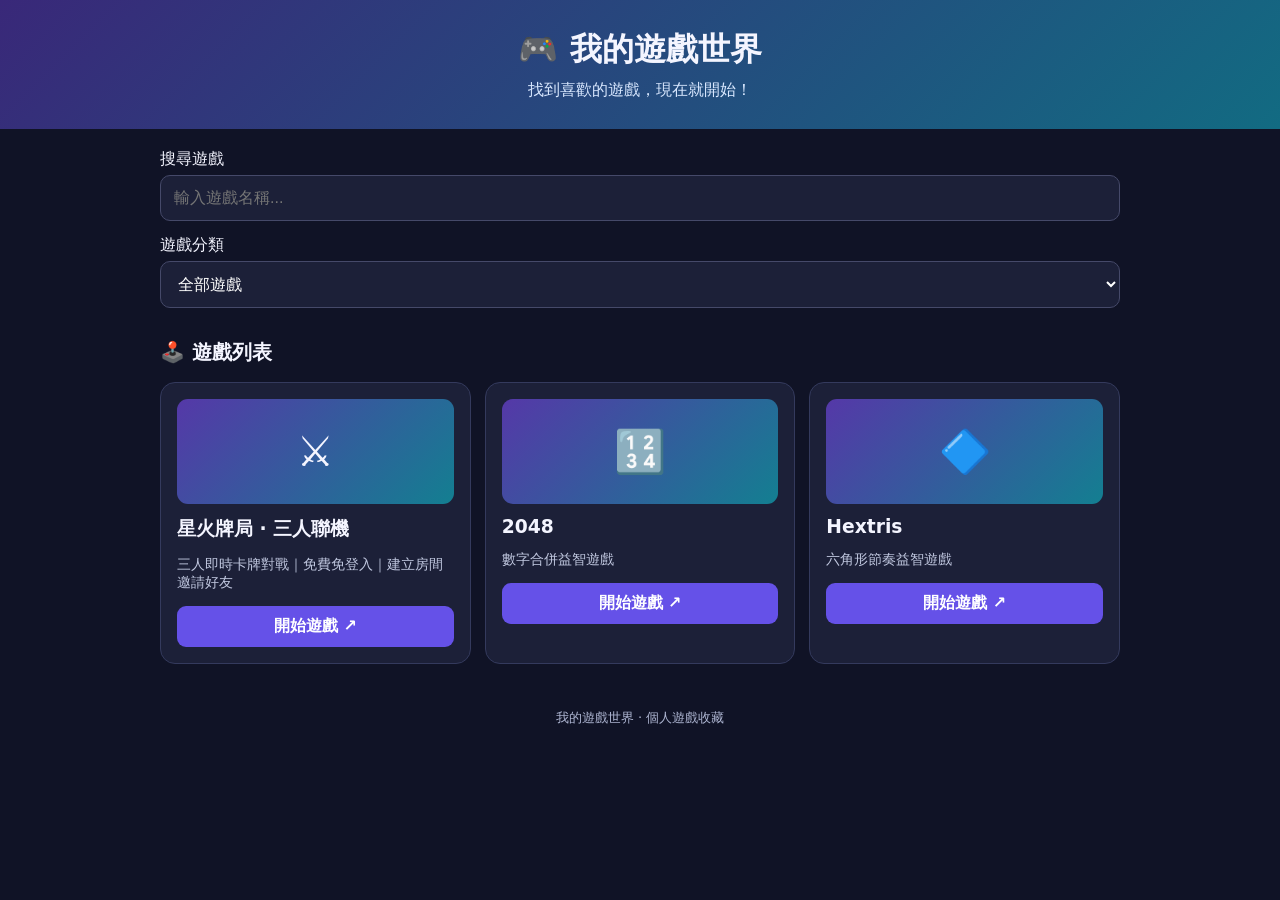
<file: index.html>
<!DOCTYPE html>
<html lang="zh-Hant">
<head>
<meta charset="UTF-8">
<meta name="viewport" content="width=device-width, initial-scale=1">
<title>我的遊戲世界</title>
<style>
* { box-sizing: border-box; }
body {
  margin: 0;
  background: #101326;
  color: #f4f5ff;
  font-family: system-ui, sans-serif;
}
header {
  padding: 28px 18px;
  text-align: center;
  background: linear-gradient(135deg,#392879,#126b82);
}
header h1 { margin: 0 0 8px; }
header p { margin: 0; color: #d9e8ff; }
main { max-width: 1000px; margin: auto; padding: 20px; }
input, select {
  width: 100%;
  padding: 13px;
  margin: 5px 0 14px;
  border: 1px solid #454969;
  border-radius: 10px;
  background: #1c2038;
  color: white;
  font-size: 16px;
}
h2 { font-size: 20px; }
.games {
  display: grid;
  grid-template-columns: repeat(auto-fit,minmax(145px,1fr));
  gap: 14px;
}
.card {
  background: #1c2038;
  border: 1px solid #343a5d;
  border-radius: 15px;
  padding: 16px;
}
.cover {
  display: grid;
  place-items: center;
  min-height: 105px;
  border-radius: 11px;
  background: linear-gradient(135deg,#5538a8,#137f91);
  font-size: 42px;
}
.card h3 { margin: 12px 0 6px; }
.card p { color: #c0c7df; font-size: 14px; }
a.play {
  display: block;
  text-align: center;
  text-decoration: none;
  color: white;
  background: #6551e8;
  padding: 10px;
  border-radius: 9px;
  font-weight: bold;
}
footer {
  text-align: center;
  padding: 25px;
  color: #aeb6d2;
  font-size: 13px;
}
</style>
</head>
<body>
<header>
  <h1>🎮 我的遊戲世界</h1>
  <p>找到喜歡的遊戲，現在就開始！</p>
</header>

<main>
  <label for="search">搜尋遊戲</label>
  <input id="search" placeholder="輸入遊戲名稱..." />

  <label for="category">遊戲分類</label>
  <select id="category">
    <option value="all">全部遊戲</option>
    <option value="puzzle">益智遊戲</option>
    <option value="casual">休閒遊戲</option>
    <option value="strategy">卡牌對戰</option>
  </select>

  <h2>🕹️ 遊戲列表</h2>
  <div class="games" id="games"></div>
</main>

<footer>我的遊戲世界 · 個人遊戲收藏</footer>

<script>
const gameList = [
  {
    name: "星火牌局 · 三人聯機",
    category: "strategy",
    icon: "⚔️",
    description: "三人即時卡牌對戰｜免費免登入｜建立房間邀請好友",
    url: "./starlit-cards/three-player/"
  },
  {
    name: "2048",
    category: "puzzle",
    icon: "🔢",
    description: "數字合併益智遊戲",
    url: "https://play2048.co/"
  },
  {
    name: "Hextris",
    category: "casual",
    icon: "🔷",
    description: "六角形節奏益智遊戲",
    url: "https://hextris.io/"
  }
];

const games = document.getElementById("games");
const search = document.getElementById("search");
const category = document.getElementById("category");

function renderGames() {
  const word = search.value.trim().toLowerCase();
  const type = category.value;

  const filtered = gameList.filter(game =>
    game.name.toLowerCase().includes(word) &&
    (type === "all" || game.category === type)
  );

  games.innerHTML = "";

  if (filtered.length === 0) {
    games.textContent = "找不到遊戲，試試其他名稱。";
    return;
  }

  filtered.forEach(game => {
    const card = document.createElement("article");
    card.className = "card";

    const cover = document.createElement("div");
    cover.className = "cover";
    cover.textContent = game.icon;

    const title = document.createElement("h3");
    title.textContent = game.name;

    const description = document.createElement("p");
    description.textContent = game.description;

    const link = document.createElement("a");
    link.className = "play";
    link.href = game.url;
    link.target = "_blank";
    link.rel = "noopener noreferrer";
    link.textContent = "開始遊戲 ↗";

    card.append(cover, title, description, link);
    games.appendChild(card);
  });
}

search.addEventListener("input", renderGames);
category.addEventListener("change", renderGames);
renderGames();
</script>
</body>
</html>
</file>
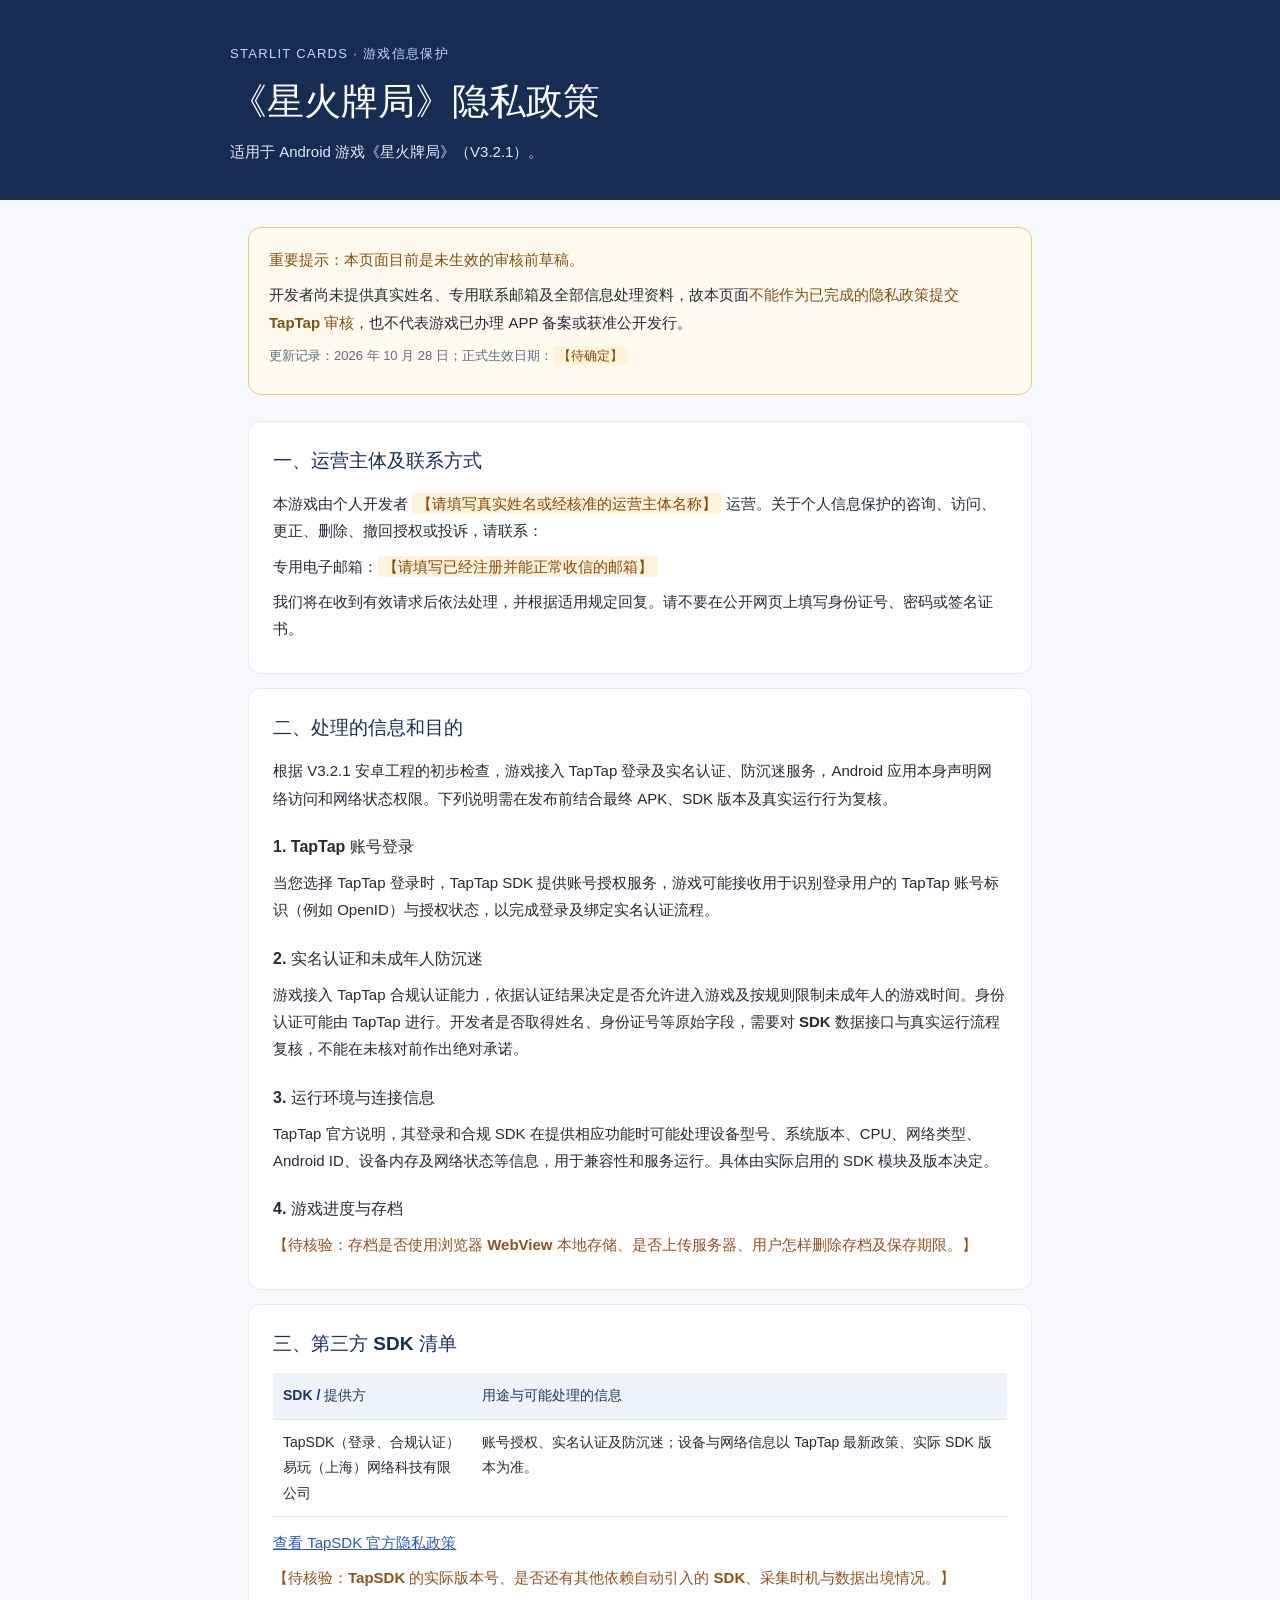
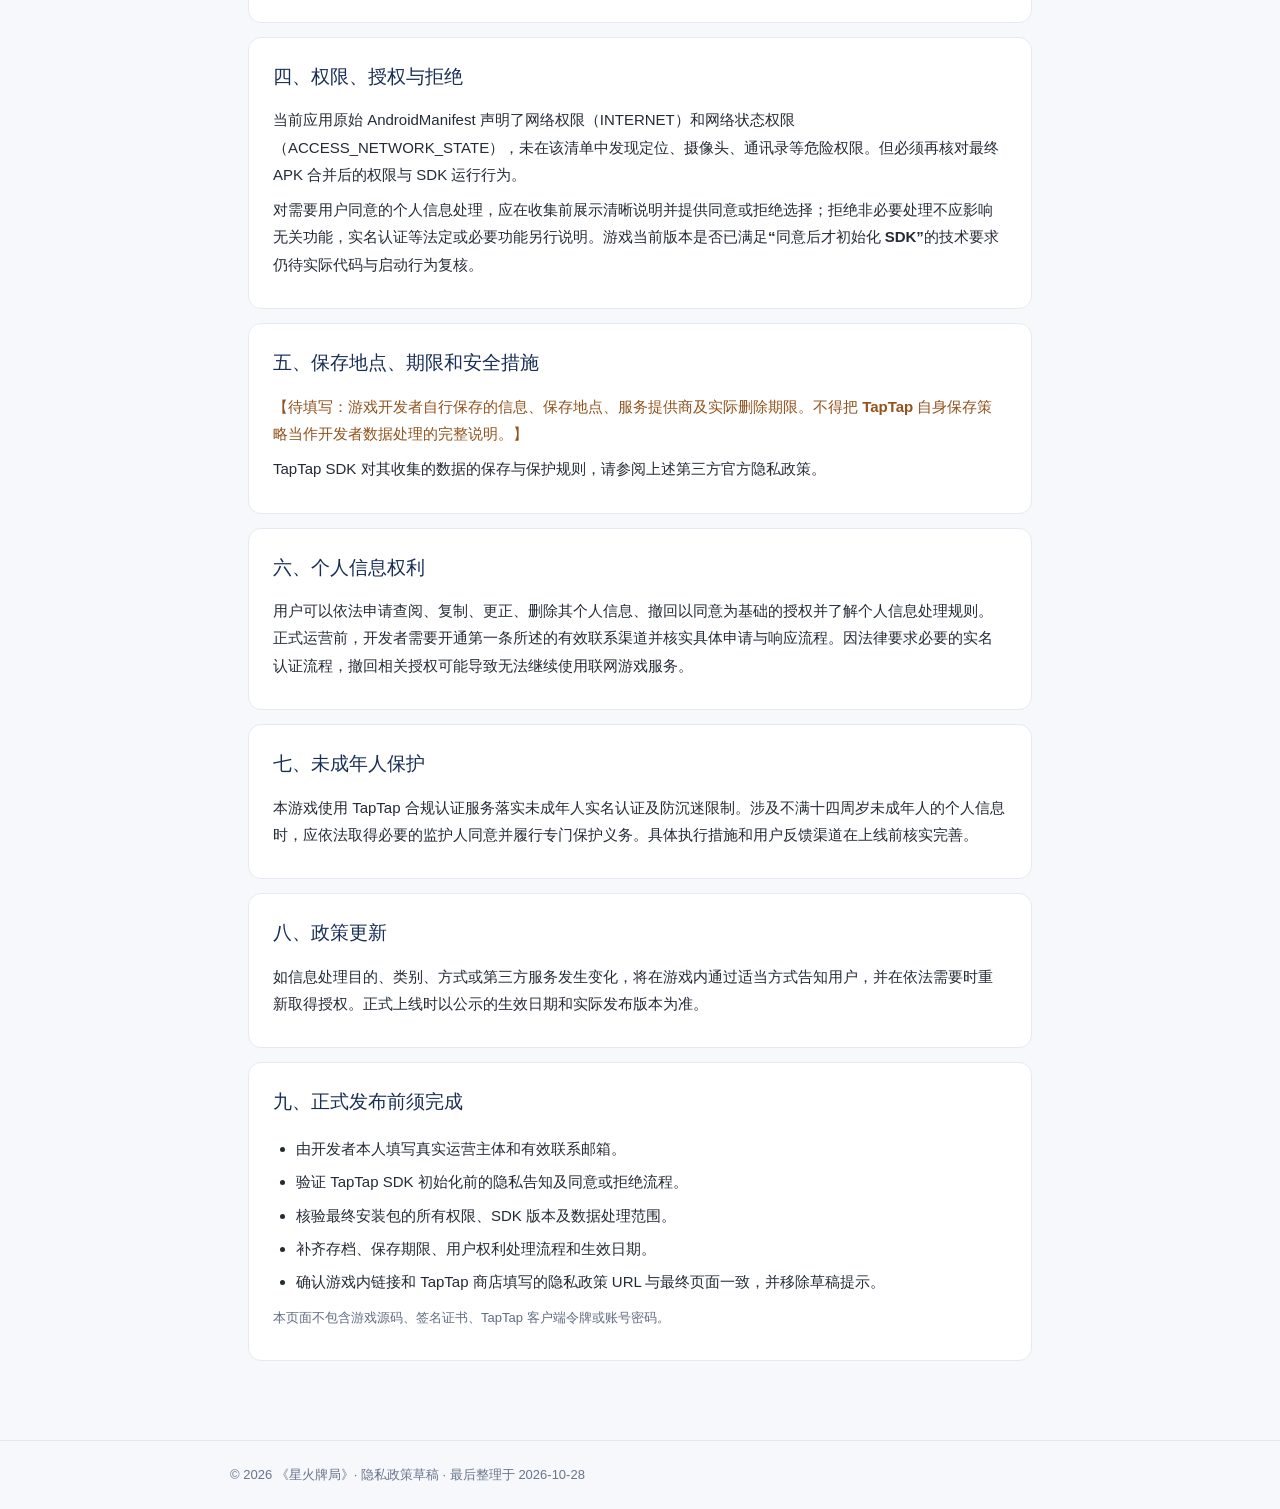
<file: starlit-cards/privacy/index.html>
<!doctype html>
<html lang="zh-CN">
<head>
<meta charset="utf-8">
<meta name="viewport" content="width=device-width,initial-scale=1">
<meta name="robots" content="noindex,nofollow">
<meta name="color-scheme" content="light">
<title>《星火牌局》隐私政策（待完善草稿）</title>
<style>
:root{font-family:-apple-system,BlinkMacSystemFont,"Noto Sans SC","Microsoft YaHei",sans-serif;color:#242b36;background:#f7f8fb;font-synthesis:none}
*{box-sizing:border-box}
body{margin:0;line-height:1.82;font-size:15px}
a{color:#245bc7;overflow-wrap:anywhere}
header{background:#172c53;color:#fff;padding:42px 22px 35px}
header .inner,main,footer .inner{max-width:820px;margin:auto}
header .eyebrow{font-size:13px;letter-spacing:.1em;color:#c6d7ff}
h1{font-size:clamp(26px,5.5vw,37px);line-height:1.3;margin:12px 0}
header p{color:#e2e9f7;margin:0}
main{padding:27px 18px 65px}
.notice{padding:18px 20px;border:1px solid #e9c77b;border-radius:13px;background:#fffaf0;margin-bottom:26px}
.notice strong{color:#81500a}
.status{font-weight:700;color:#92521c}
section{background:#fff;border:1px solid #e5eaf2;border-radius:13px;padding:22px 24px;margin:14px 0}
h2{font-size:19px;color:#182e56;margin:0 0 12px}
h3{font-size:16px;margin:20px 0 5px}
p{margin:8px 0}
ul{margin:8px 0;padding-left:23px}
li{padding:3px 0}
.small{font-size:13px;color:#606c80}
.missing{background:#fff2da;padding:2px 5px;color:#864b06;border-radius:4px;font-weight:700}
table{width:100%;border-collapse:collapse;font-size:14px;margin:12px 0}
th,td{padding:10px;text-align:left;vertical-align:top;border-bottom:1px solid #e2e7ee;overflow-wrap:anywhere}
th{background:#edf2fb;color:#1c3561}
footer{border-top:1px solid #e3e8f0;padding:22px;color:#67748a;font-size:13px}
@media(max-width:540px){section{padding:18px 17px}header{padding:32px 18px}table{font-size:13px}th,td{padding:8px 6px}}
</style>
</head>
<body>
<header><div class="inner">
<div class="eyebrow">STARLIT CARDS · 游戏信息保护</div>
<h1>《星火牌局》隐私政策</h1>
<p>适用于 Android 游戏《星火牌局》（V3.2.1）。</p>
</div></header>
<main>
<aside class="notice" role="note">
<strong>重要提示：本页面目前是未生效的审核前草稿。</strong>
<p>开发者尚未提供真实姓名、专用联系邮箱及全部信息处理资料，故本页面<strong>不能作为已完成的隐私政策提交 TapTap 审核</strong>，也不代表游戏已办理 APP 备案或获准公开发行。</p>
<p class="small">更新记录：2026 年 10 月 28 日；正式生效日期：<span class="missing">【待确定】</span></p>
</aside>
<section>
<h2>一、运营主体及联系方式</h2>
<p>本游戏由个人开发者 <span class="missing">【请填写真实姓名或经核准的运营主体名称】</span> 运营。关于个人信息保护的咨询、访问、更正、删除、撤回授权或投诉，请联系：</p>
<p>专用电子邮箱：<span class="missing">【请填写已经注册并能正常收信的邮箱】</span></p>
<p>我们将在收到有效请求后依法处理，并根据适用规定回复。请不要在公开网页上填写身份证号、密码或签名证书。</p>
</section>
<section>
<h2>二、处理的信息和目的</h2>
<p>根据 V3.2.1 安卓工程的初步检查，游戏接入 TapTap 登录及实名认证、防沉迷服务，Android 应用本身声明网络访问和网络状态权限。下列说明需在发布前结合最终 APK、SDK 版本及真实运行行为复核。</p>
<h3>1. TapTap 账号登录</h3>
<p>当您选择 TapTap 登录时，TapTap SDK 提供账号授权服务，游戏可能接收用于识别登录用户的 TapTap 账号标识（例如 OpenID）与授权状态，以完成登录及绑定实名认证流程。</p>
<h3>2. 实名认证和未成年人防沉迷</h3>
<p>游戏接入 TapTap 合规认证能力，依据认证结果决定是否允许进入游戏及按规则限制未成年人的游戏时间。身份认证可能由 TapTap 进行。<strong>开发者是否取得姓名、身份证号等原始字段，需要对 SDK 数据接口与真实运行流程复核，不能在未核对前作出绝对承诺。</strong></p>
<h3>3. 运行环境与连接信息</h3>
<p>TapTap 官方说明，其登录和合规 SDK 在提供相应功能时可能处理设备型号、系统版本、CPU、网络类型、Android ID、设备内存及网络状态等信息，用于兼容性和服务运行。具体由实际启用的 SDK 模块及版本决定。</p>
<h3>4. 游戏进度与存档</h3>
<p class="status">【待核验：存档是否使用浏览器 WebView 本地存储、是否上传服务器、用户怎样删除存档及保存期限。】</p>
</section>
<section>
<h2>三、第三方 SDK 清单</h2>
<table><thead><tr><th>SDK / 提供方</th><th>用途与可能处理的信息</th></tr></thead><tbody>
<tr><td>TapSDK（登录、合规认证）<br>易玩（上海）网络科技有限公司</td><td>账号授权、实名认证及防沉迷；设备与网络信息以 TapTap 最新政策、实际 SDK 版本为准。</td></tr>
</tbody></table>
<p><a href="https://developer.taptap.cn/docs/sdk/start/agreement/" rel="noopener noreferrer">查看 TapSDK 官方隐私政策</a></p>
<p class="status">【待核验：TapSDK 的实际版本号、是否还有其他依赖自动引入的 SDK、采集时机与数据出境情况。】</p>
</section>
<section>
<h2>四、权限、授权与拒绝</h2>
<p>当前应用原始 AndroidManifest 声明了网络权限（INTERNET）和网络状态权限（ACCESS_NETWORK_STATE），未在该清单中发现定位、摄像头、通讯录等危险权限。但必须再核对最终 APK 合并后的权限与 SDK 运行行为。</p>
<p>对需要用户同意的个人信息处理，应在收集前展示清晰说明并提供同意或拒绝选择；拒绝非必要处理不应影响无关功能，实名认证等法定或必要功能另行说明。<strong>游戏当前版本是否已满足“同意后才初始化 SDK”的技术要求仍待实际代码与启动行为复核。</strong></p>
</section>
<section>
<h2>五、保存地点、期限和安全措施</h2>
<p class="status">【待填写：游戏开发者自行保存的信息、保存地点、服务提供商及实际删除期限。不得把 TapTap 自身保存策略当作开发者数据处理的完整说明。】</p>
<p>TapTap SDK 对其收集的数据的保存与保护规则，请参阅上述第三方官方隐私政策。</p>
</section>
<section>
<h2>六、个人信息权利</h2>
<p>用户可以依法申请查阅、复制、更正、删除其个人信息、撤回以同意为基础的授权并了解个人信息处理规则。正式运营前，开发者需要开通第一条所述的有效联系渠道并核实具体申请与响应流程。因法律要求必要的实名认证流程，撤回相关授权可能导致无法继续使用联网游戏服务。</p>
</section>
<section>
<h2>七、未成年人保护</h2>
<p>本游戏使用 TapTap 合规认证服务落实未成年人实名认证及防沉迷限制。涉及不满十四周岁未成年人的个人信息时，应依法取得必要的监护人同意并履行专门保护义务。具体执行措施和用户反馈渠道在上线前核实完善。</p>
</section>
<section>
<h2>八、政策更新</h2>
<p>如信息处理目的、类别、方式或第三方服务发生变化，将在游戏内通过适当方式告知用户，并在依法需要时重新取得授权。正式上线时以公示的生效日期和实际发布版本为准。</p>
</section>
<section>
<h2>九、正式发布前须完成</h2>
<ul>
<li>由开发者本人填写真实运营主体和有效联系邮箱。</li>
<li>验证 TapTap SDK 初始化前的隐私告知及同意或拒绝流程。</li>
<li>核验最终安装包的所有权限、SDK 版本及数据处理范围。</li>
<li>补齐存档、保存期限、用户权利处理流程和生效日期。</li>
<li>确认游戏内链接和 TapTap 商店填写的隐私政策 URL 与最终页面一致，并移除草稿提示。</li>
</ul>
<p class="small">本页面不包含游戏源码、签名证书、TapTap 客户端令牌或账号密码。</p>
</section>
</main>
<footer><div class="inner">© 2026 《星火牌局》· 隐私政策草稿 · 最后整理于 2026-10-28</div></footer>
</body>
</html>
</file>
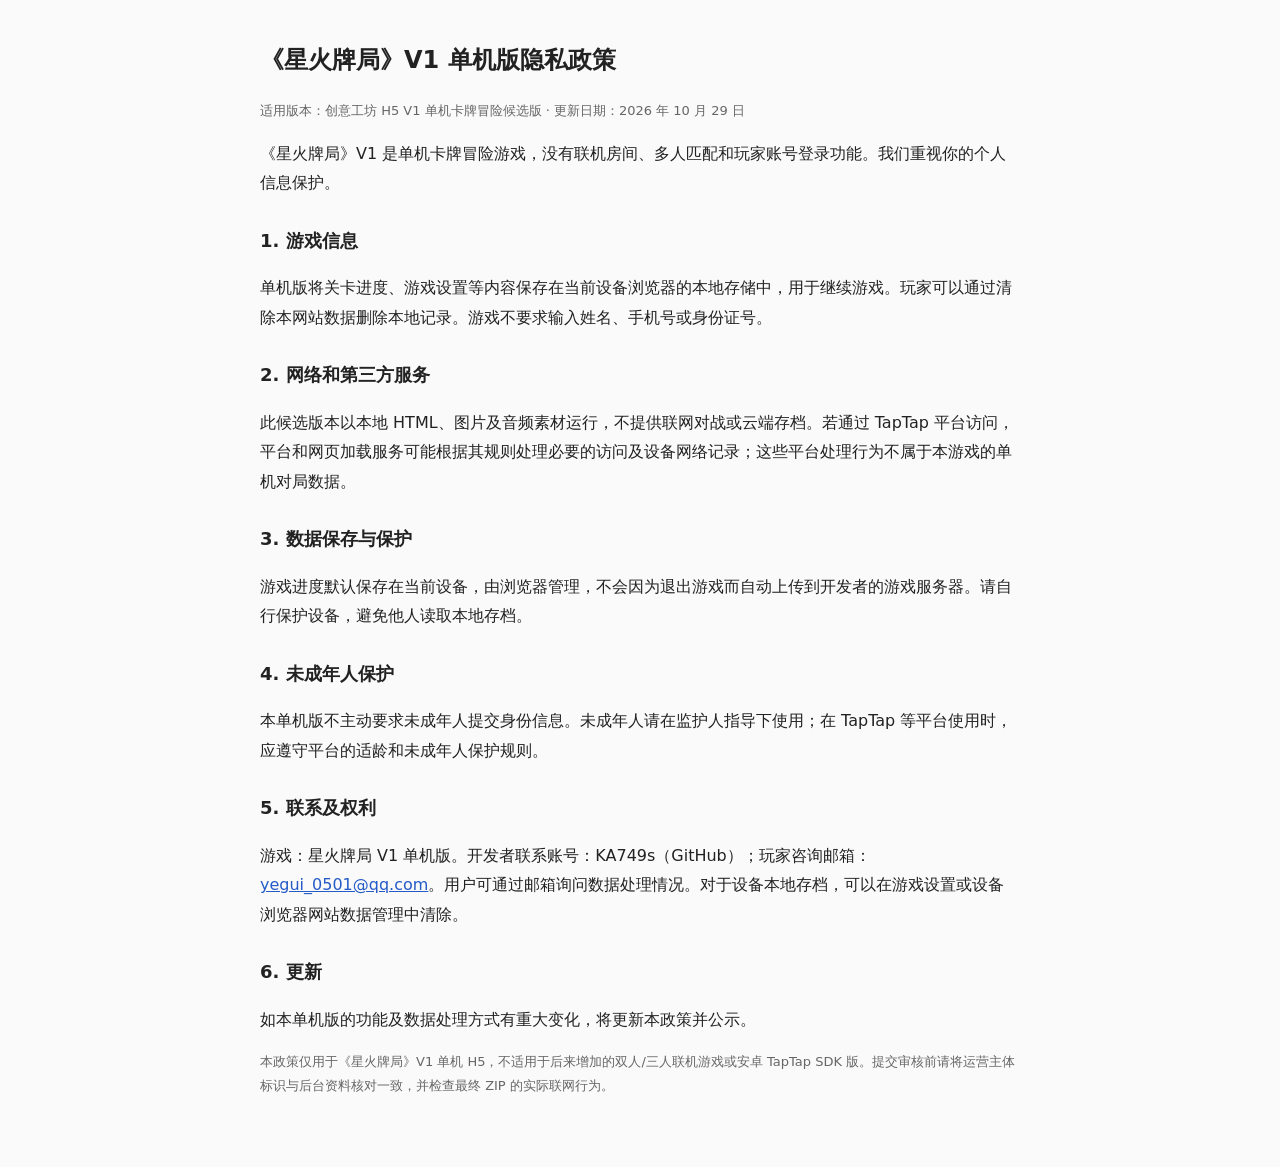
<file: starlit-cards/v1-solo/privacy/index.html>
<!doctype html><html lang="zh-CN"><head><meta charset="utf-8"><meta name="viewport" content="width=device-width,initial-scale=1"><title>《星火牌局》V1 单机版隐私政策</title><style>body{margin:0;background:#fafafa;color:#222;font:16px/1.85 system-ui,"Microsoft YaHei",sans-serif}main{max-width:760px;margin:auto;padding:22px 19px 56px}h1{font-size:24px}h2{font-size:18px;margin-top:26px}a{color:#245bc7}.small{font-size:13px;color:#666}</style></head><body><main><h1>《星火牌局》V1 单机版隐私政策</h1><p class="small">适用版本：创意工坊 H5 V1 单机卡牌冒险候选版 · 更新日期：2026 年 10 月 29 日</p><p>《星火牌局》V1 是单机卡牌冒险游戏，没有联机房间、多人匹配和玩家账号登录功能。我们重视你的个人信息保护。</p><h2>1. 游戏信息</h2><p>单机版将关卡进度、游戏设置等内容保存在当前设备浏览器的本地存储中，用于继续游戏。玩家可以通过清除本网站数据删除本地记录。游戏不要求输入姓名、手机号或身份证号。</p><h2>2. 网络和第三方服务</h2><p>此候选版本以本地 HTML、图片及音频素材运行，不提供联网对战或云端存档。若通过 TapTap 平台访问，平台和网页加载服务可能根据其规则处理必要的访问及设备网络记录；这些平台处理行为不属于本游戏的单机对局数据。</p><h2>3. 数据保存与保护</h2><p>游戏进度默认保存在当前设备，由浏览器管理，不会因为退出游戏而自动上传到开发者的游戏服务器。请自行保护设备，避免他人读取本地存档。</p><h2>4. 未成年人保护</h2><p>本单机版不主动要求未成年人提交身份信息。未成年人请在监护人指导下使用；在 TapTap 等平台使用时，应遵守平台的适龄和未成年人保护规则。</p><h2>5. 联系及权利</h2><p>游戏：星火牌局 V1 单机版。开发者联系账号：KA749s（GitHub）；玩家咨询邮箱：<a href="mailto:yegui_0501@qq.com">yegui_0501@qq.com</a>。用户可通过邮箱询问数据处理情况。对于设备本地存档，可以在游戏设置或设备浏览器网站数据管理中清除。</p><h2>6. 更新</h2><p>如本单机版的功能及数据处理方式有重大变化，将更新本政策并公示。</p><p class="small">本政策仅用于《星火牌局》V1 单机 H5，不适用于后来增加的双人/三人联机游戏或安卓 TapTap SDK 版。提交审核前请将运营主体标识与后台资料核对一致，并检查最终 ZIP 的实际联网行为。</p></main></body></html>
</file>
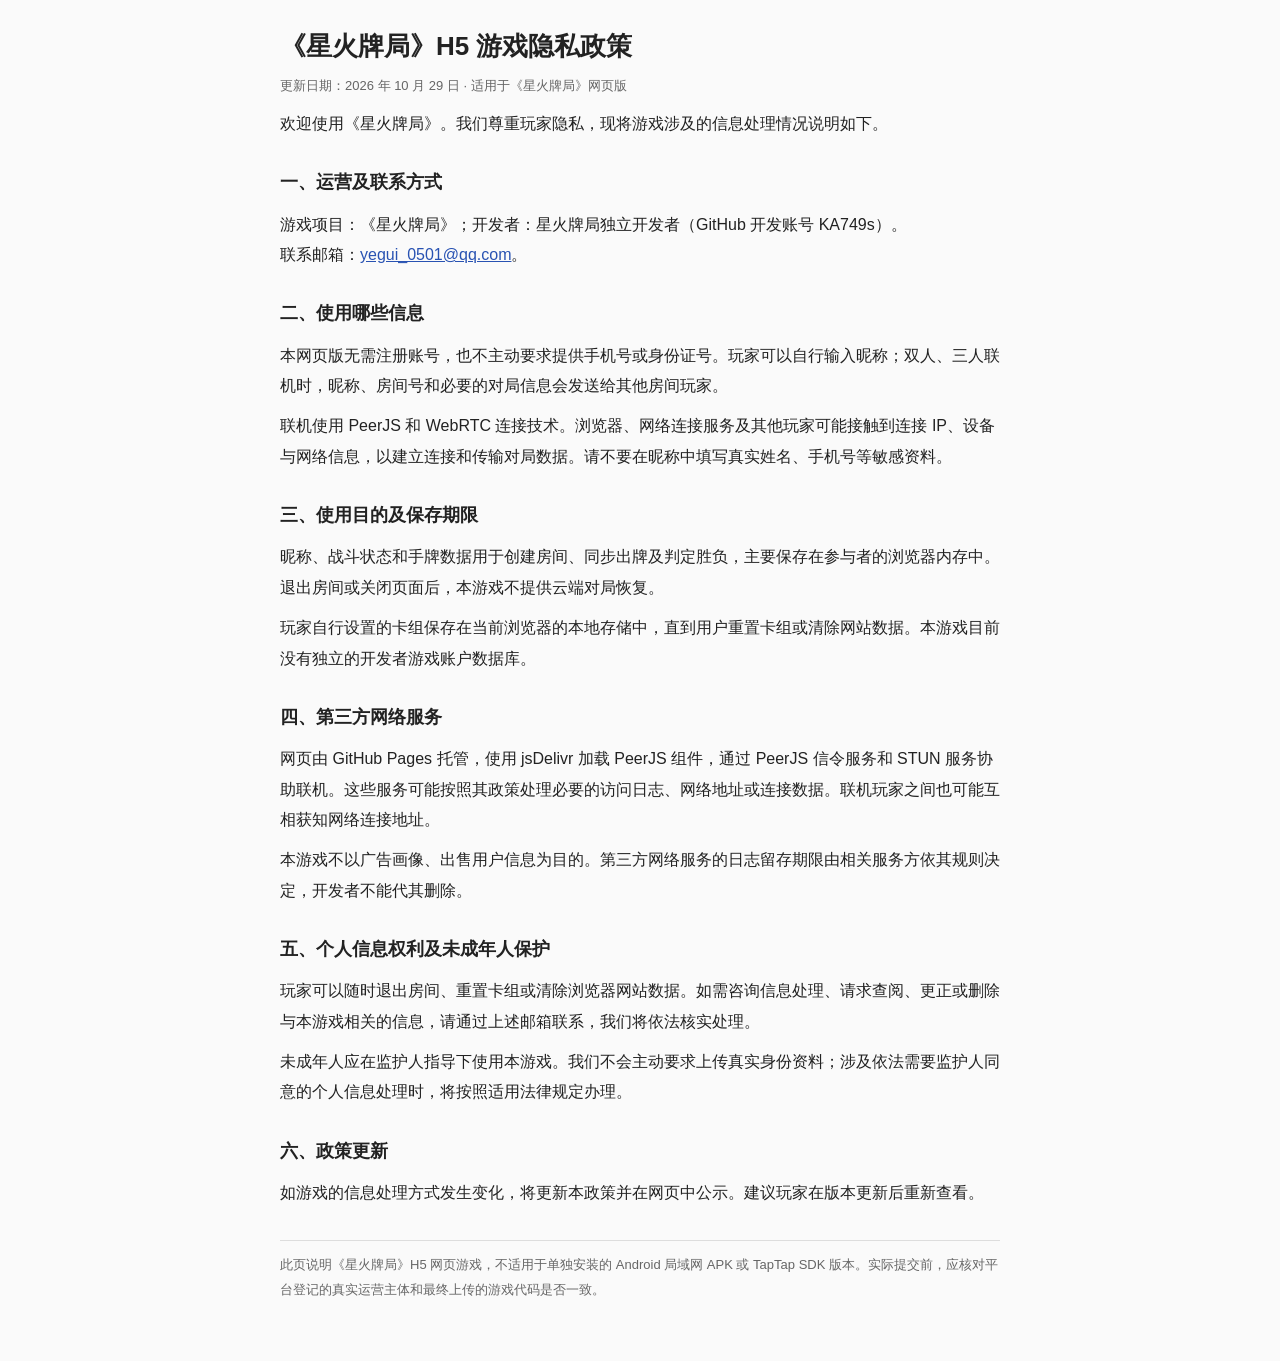
<file: starlit-cards/three-player/privacy.html>
<!doctype html>
<html lang="zh-CN">
<head>
<meta charset="utf-8"><meta name="viewport" content="width=device-width,initial-scale=1">
<title>《星火牌局》H5 游戏隐私政策</title>
<style>
:root{font:16px/1.9 -apple-system,BlinkMacSystemFont,"Noto Sans SC","Microsoft YaHei",sans-serif;color:#222;background:#fafafa}
*{box-sizing:border-box}body{margin:0}main{max-width:760px;margin:auto;padding:28px 20px 58px}
h1{font-size:26px;line-height:1.4;margin:0 0 8px}h2{font-size:18px;margin:26px 0 8px}
p{margin:10px 0}a{color:#2852b2;overflow-wrap:anywhere}.muted{color:#666;font-size:13px}
footer{border-top:1px solid #ddd;padding-top:12px;margin-top:32px;font-size:13px;color:#666}
</style></head>
<body><main>
<h1>《星火牌局》H5 游戏隐私政策</h1>
<p class="muted">更新日期：2026 年 10 月 29 日 · 适用于《星火牌局》网页版</p>
<p>欢迎使用《星火牌局》。我们尊重玩家隐私，现将游戏涉及的信息处理情况说明如下。</p>
<h2>一、运营及联系方式</h2>
<p>游戏项目：《星火牌局》；开发者：星火牌局独立开发者（GitHub 开发账号 KA749s）。<br>联系邮箱：<a href="mailto:yegui_0501@qq.com">yegui_0501@qq.com</a>。</p>
<h2>二、使用哪些信息</h2>
<p>本网页版无需注册账号，也不主动要求提供手机号或身份证号。玩家可以自行输入昵称；双人、三人联机时，昵称、房间号和必要的对局信息会发送给其他房间玩家。</p>
<p>联机使用 PeerJS 和 WebRTC 连接技术。浏览器、网络连接服务及其他玩家可能接触到连接 IP、设备与网络信息，以建立连接和传输对局数据。请不要在昵称中填写真实姓名、手机号等敏感资料。</p>
<h2>三、使用目的及保存期限</h2>
<p>昵称、战斗状态和手牌数据用于创建房间、同步出牌及判定胜负，主要保存在参与者的浏览器内存中。退出房间或关闭页面后，本游戏不提供云端对局恢复。</p>
<p>玩家自行设置的卡组保存在当前浏览器的本地存储中，直到用户重置卡组或清除网站数据。本游戏目前没有独立的开发者游戏账户数据库。</p>
<h2>四、第三方网络服务</h2>
<p>网页由 GitHub Pages 托管，使用 jsDelivr 加载 PeerJS 组件，通过 PeerJS 信令服务和 STUN 服务协助联机。这些服务可能按照其政策处理必要的访问日志、网络地址或连接数据。联机玩家之间也可能互相获知网络连接地址。</p>
<p>本游戏不以广告画像、出售用户信息为目的。第三方网络服务的日志留存期限由相关服务方依其规则决定，开发者不能代其删除。</p>
<h2>五、个人信息权利及未成年人保护</h2>
<p>玩家可以随时退出房间、重置卡组或清除浏览器网站数据。如需咨询信息处理、请求查阅、更正或删除与本游戏相关的信息，请通过上述邮箱联系，我们将依法核实处理。</p>
<p>未成年人应在监护人指导下使用本游戏。我们不会主动要求上传真实身份资料；涉及依法需要监护人同意的个人信息处理时，将按照适用法律规定办理。</p>
<h2>六、政策更新</h2>
<p>如游戏的信息处理方式发生变化，将更新本政策并在网页中公示。建议玩家在版本更新后重新查看。</p>
<footer>此页说明《星火牌局》H5 网页游戏，不适用于单独安装的 Android 局域网 APK 或 TapTap SDK 版本。实际提交前，应核对平台登记的真实运营主体和最终上传的游戏代码是否一致。</footer>
</main></body></html>
</file>
